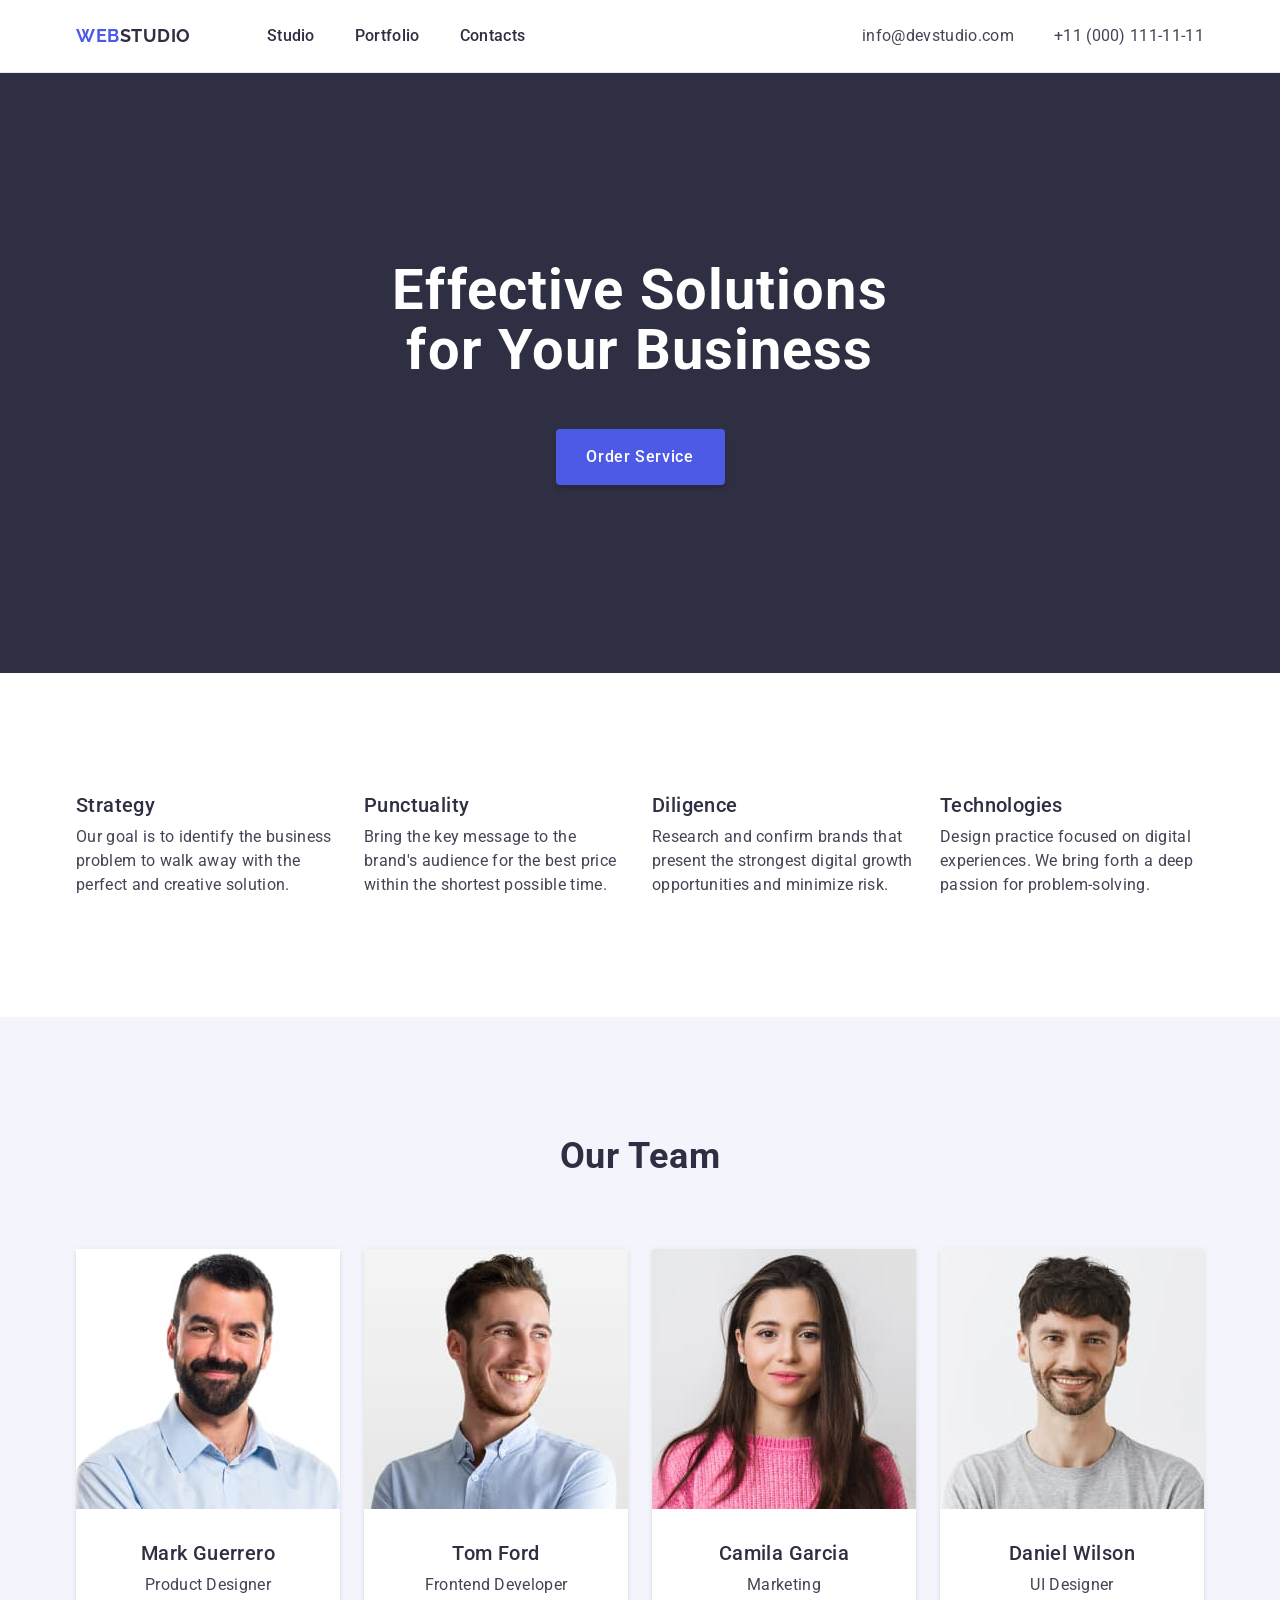
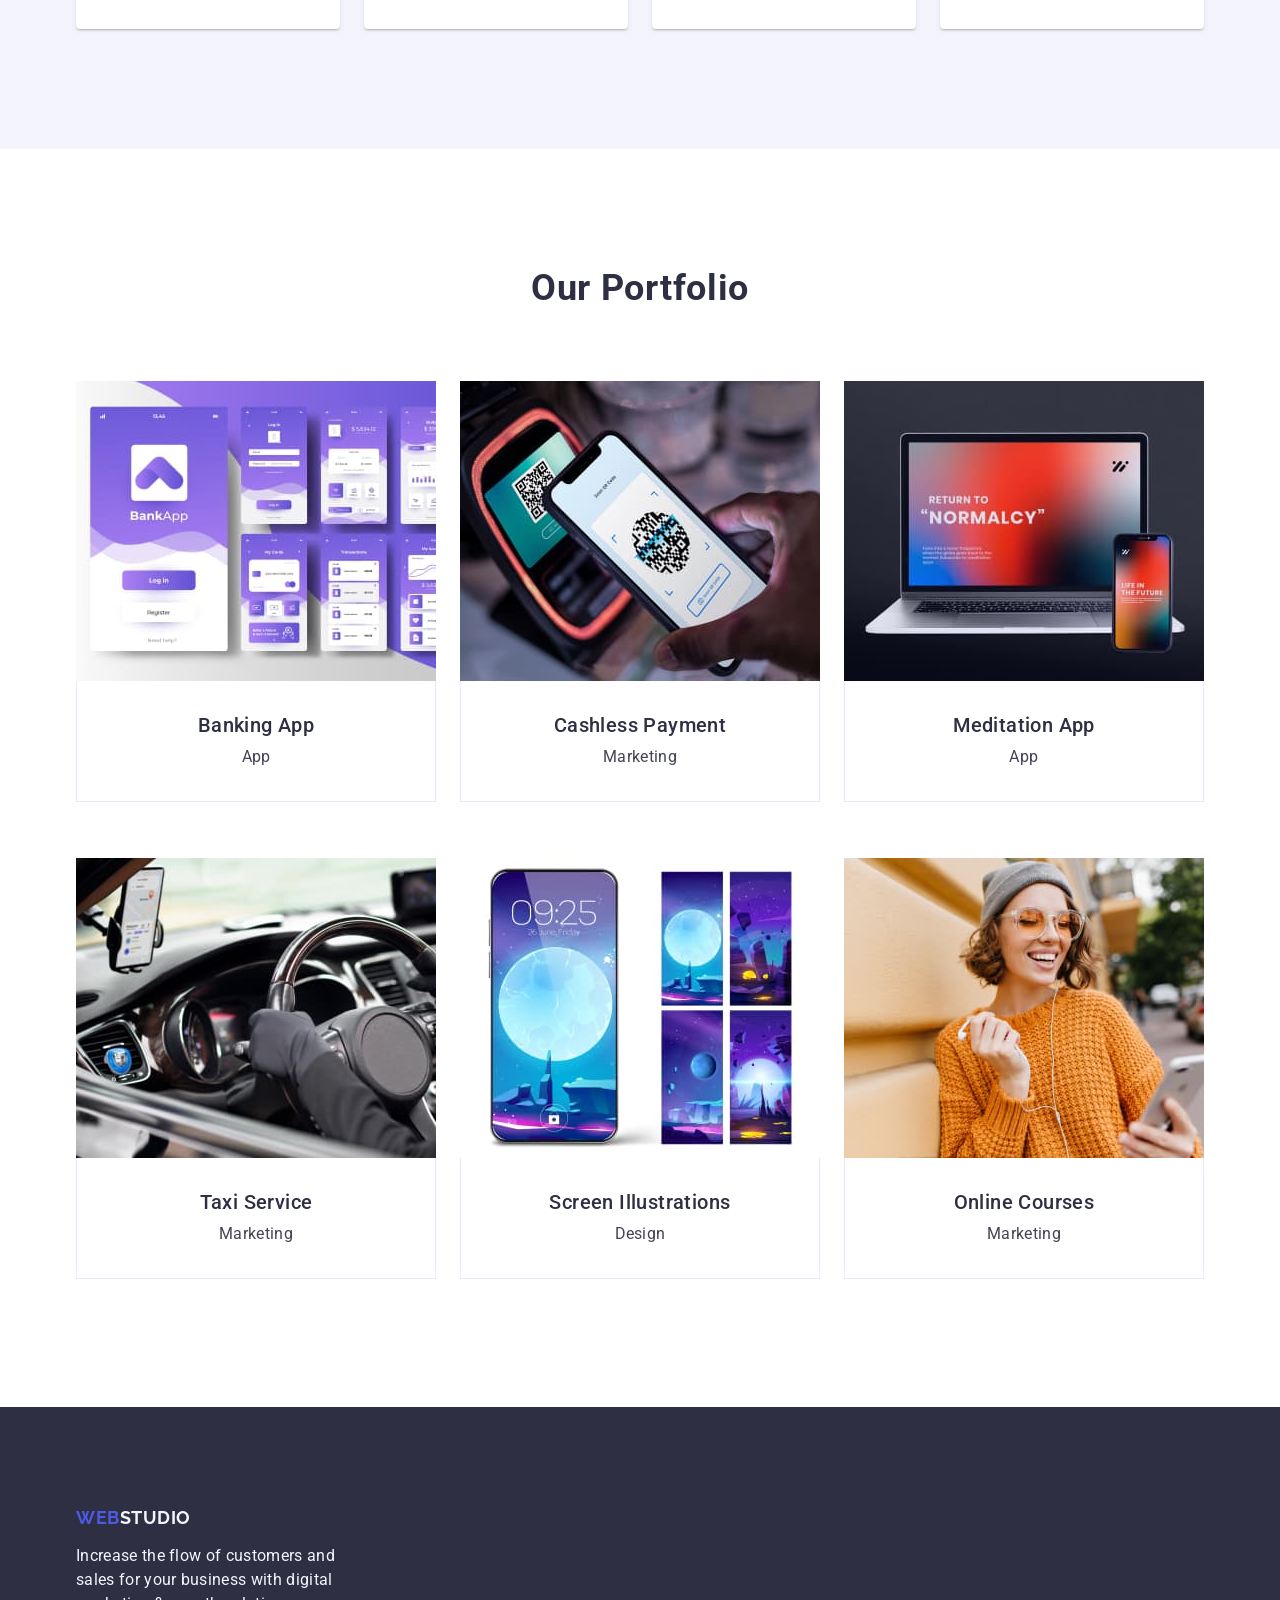
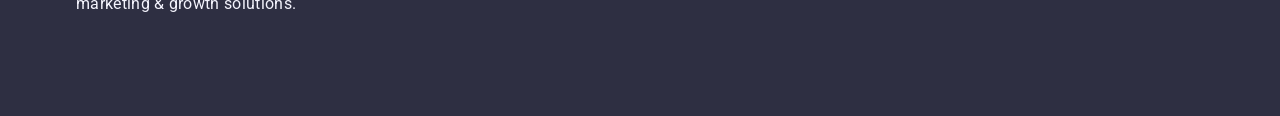
<file: index.html>
<!DOCTYPE html>
<html lang="en">

<head>
    <meta charset="UTF-8">
    <meta name="viewport" content="width=device-width, initial-scale=1.0">
    <title>WebStudio</title>
    <link rel="stylesheet" href="https://cdnjs.cloudflare.com/ajax/libs/modern-normalize/2.0.0/modern-normalize.min.css"
        integrity="sha512-4xo8blKMVCiXpTaLzQSLSw3KFOVPWhm/TRtuPVc4WG6kUgjH6J03IBuG7JZPkcWMxJ5huwaBpOpnwYElP/m6wg=="
        crossorigin="anonymous" referrerpolicy="no-referrer" />
    <link rel="preconnect" href="https://fonts.googleapis.com">
    <link rel="preconnect" href="https://fonts.gstatic.com" crossorigin>
    <link
        href="https://fonts.googleapis.com/css2?family=Raleway:ital,wght@0,100..900;1,100..900&family=Roboto:ital,wght@0,100;0,300;0,400;0,500;0,700;0,900;1,100;1,300;1,400;1,500;1,700;1,900&display=swap"
        rel="stylesheet">
    <link rel="stylesheet" href="./css/styles.css" />
</head>

<body>

    <header class="header">

        <div class="header-container container">

            <nav class="menu-nav">

                <a class="header-logo" href="./index.html">Web<span style="color: #2e2f42;">Studio</span></a>
                <ul class="header-menu">
                    <li class="menu-element">
                        <a class="header-link" href="./index.html">Studio</a>
                    </li>
                    <li class="menu-element">
                        <a class="header-link" href="">Portfolio</a>
                    </li>
                    <li class="menu-element">
                        <a class="header-link" href="">Contacts</a>
                    </li>
                </ul>

            </nav>

            <address class="address">

                <ul class="address-list">
                    <li>
                        <a href="mailto:info@devstudio.com" class="address-link">info@devstudio.com</a>
                    </li>
                    <li>
                        <a href="tel:+110001111111" class="address-link">+11 (000) 111-11-11</a>
                    </li>
                </ul>

            </address>

        </div>

    </header>

    <main>


        <section class="hero-section">

            <div class="container">
                <h1 class="hero-title">Effective Solutions for Your Business</h1>
                <button type="button" class="order-button">Order Service</button>
            </div>

        </section>



        <section class="feature-section">

            <div class="container">

                <h2 class="visually-hidden">titlu sectiunea 2</h2>

                <ul class="feature-list">

                    <li class="feature-element">
                        <h3 class="feature-title">Strategy</h3>
                        <p class="feature-description">Our goal is to identify the business
                            problem to walk away with the perfect and creative solution.</p>
                    </li>
                    <li class="feature-element">
                        <h3 class="feature-title">Punctuality</h3>
                        <p class="feature-description">Bring the key message to the brand's audience for the best price
                            within the shortest possible
                            time.</p>
                    </li>
                    <li class="feature-element">
                        <h3 class="feature-title">Diligence</h3>
                        <p class="feature-description">Research and confirm brands that present the strongest digital
                            growth
                            opportunities and minimize
                            risk.</p>
                    </li>
                    <li class="feature-element">
                        <h3 class="feature-title">Technologies</h3>
                        <p class="feature-description">Design practice focused on digital experiences. We bring forth a
                            deep
                            passion for
                            problem-solving.</p>
                    </li>

                </ul>

            </div>

        </section>



        <section class="team-section">

            <div class="container">

                <h2 class="section-title">Our Team</h2>

                <ul class="team-card-list">
                    <li class="team-card">
                        <img src="./images/img-team-1.jpg" alt="Product Designer" width="264" height="260">
                        <div class="card-container">
                            <h3 class="element-title">Mark Guerrero</h3>
                            <p class="element-description">Product Designer</p>
                        </div>
                    </li>
                    <li class="team-card"><img src="./images/img-team-2.jpg" alt="Frontend Developer" width="264"
                            height="260">
                        <div class="card-container">
                            <h3 class="element-title">Tom Ford</h3>
                            <p class="element-description">Frontend Developer</p>
                        </div>
                    </li>
                    <li class="team-card"><img src="./images/img-team-3.jpg" alt="Marketing" width="264" height="260">
                        <div class="card-container">
                            <h3 class="element-title">Camila Garcia</h3>
                            <p class="element-description">Marketing</p>
                        </div>
                    </li>
                    <li class="team-card"><img src="./images/img-team-4.jpg" alt="UI Designer" width="264" height="260">
                        <div class="card-container">
                            <h3 class="element-title">Daniel Wilson</h3>
                            <p class="element-description">UI Designer</p>
                        </div>
                    </li>

                </ul>
            </div>

        </section>



        <section class="portfolio-section">

            <div class="container">

                <h2 class="section-title">Our Portfolio</h2>

                <ul class="portfolio-list">

                    <li class="portfolio-element"><img src="./images/img1.jpg" alt="Banking App" width="360"
                            height="300">
                        <div class="portfolio-caption">
                            <h3 class="element-title">Banking App</h3>
                            <p class="element-description">App</p>
                        </div>
                    </li>
                    <li class="portfolio-element"><img src="./images/img2.jpg" alt="Cashless Payment" width="360"
                            height="300">
                        <div class="portfolio-caption">
                            <h3 class="element-title">Cashless Payment</h3>
                            <p class="element-description">Marketing</p>
                        </div>
                    </li>
                    <li class="portfolio-element"><img src="./images/img3.jpg" alt="Notebook and Smartphone" width="360"
                            height="300">
                        <div class="portfolio-caption">
                            <h3 class="element-title">Meditation App</h3>
                            <p class="element-description">App</p>
                        </div>
                    </li>
                    <li class="portfolio-element"><img src="./images/img4.jpg" alt="Taxi drive" width="360"
                            height="300">
                        <div class="portfolio-caption">
                            <h3 class="element-title">Taxi Service</h3>
                            <p class="element-description">Marketing</p>
                        </div>
                    </li>
                    <li class="portfolio-element"><img src="./images/img5.jpg" alt="Screen Illustrations" width="360"
                            height="300">
                        <div class="portfolio-caption">
                            <h3 class="element-title">Screen Illustrations</h3>
                            <p class="element-description">Design</p>
                        </div>
                    </li>
                    <li class="portfolio-element"><img src="./images/img6.jpg" alt="Girl with Smartphone" width="360"
                            height="300">
                        <div class="portfolio-caption">
                            <h3 class="element-title">Online Courses</h3>
                            <p class="element-description">Marketing</p>
                        </div>
                    </li>

                </ul>

            </div>

        </section>


    </main>


    <footer class="footer">

        <div class="container">

            <a href="./index.html" class="logo-footer">Web<span class="span-footer">Studio</span></a>
            <p class="footer-paragraph">
                Increase the flow of customers and sales for your business with
                digital marketing & growth solutions.
            </p>

        </div>

    </footer>

</body>

</html>
</file>
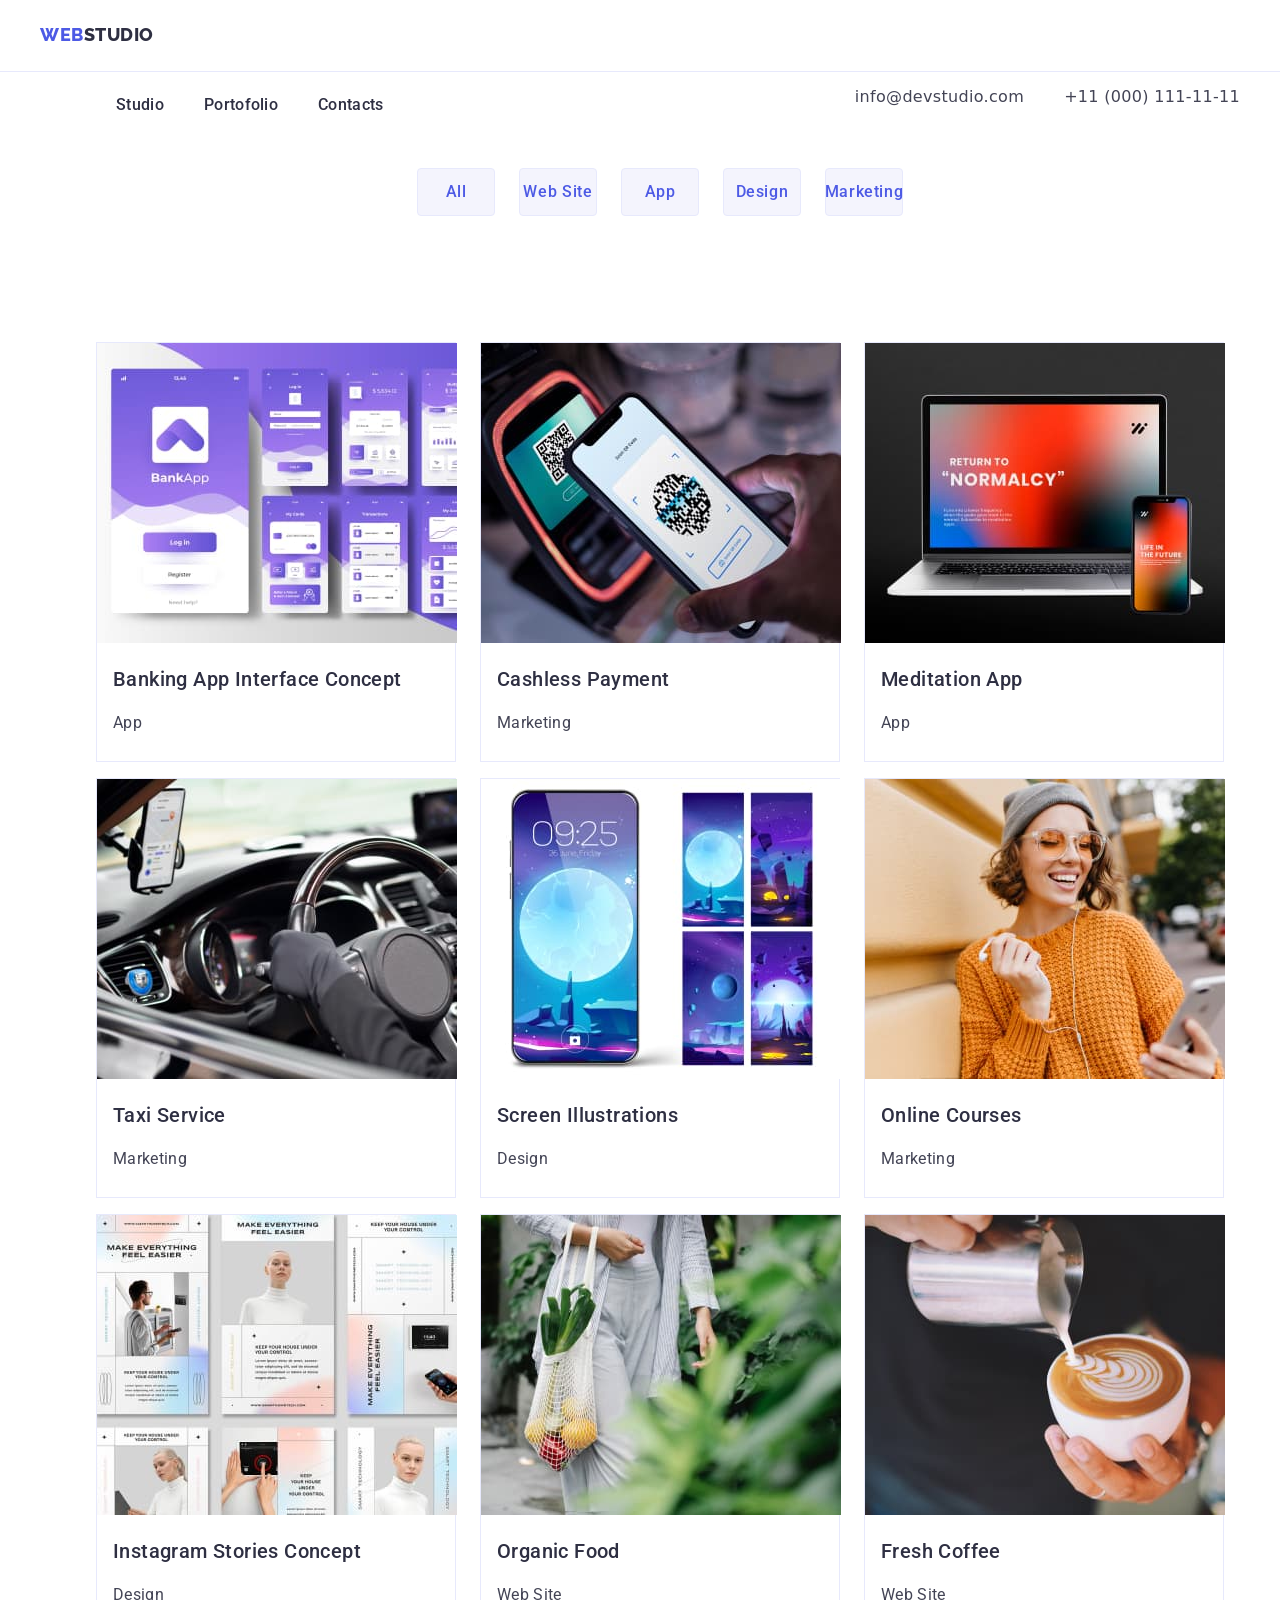
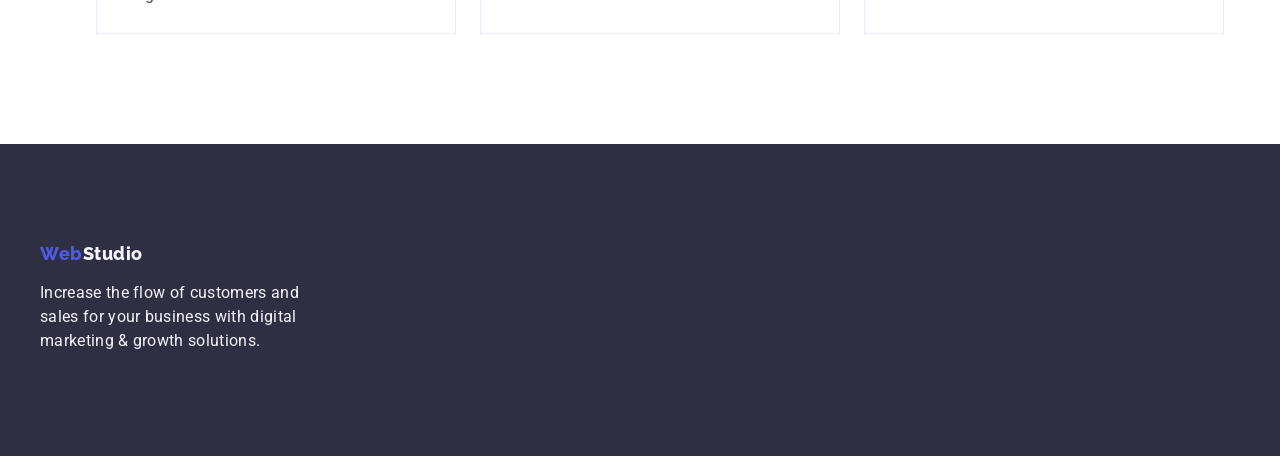
<file: portofolio.html>
<!DOCTYPE html>
<html lang="en">

<head>
    <meta charset="UTF-8">
    <meta http-equiv="X-UA-Compatible" content="IE=edge">
    <meta name="viewport" content="width=device-width, initial-scale=1.0">
    <title>Portofolio</title>
    <link rel="preconnect" href="https://fonts.googleapis.com">
    <link rel="preconnect" href="https://fonts.gstatic.com" crossorigin>
    <link
        href="https://fonts.googleapis.com/css2?family=Raleway:ital,wght@0,700;1,700&family=Roboto:ital,wght@0,100;0,300;0,400;0,500;0,700;0,900;1,100;1,300;1,400;1,500;1,700;1,900&display=swap"
        rel="stylesheet">
    <link rel="stylesheet" href="./css/portofolio.css" />
    <link rel="stylesheet" href="./css/modern-normalize.css" />
</head>

<body>
    <!-- Antet -->

    <header class="global-header">
        <div class="container">
            <a href="index.html" class="logo-link"><span class="web">Web</span><span class="studio">Studio</span></a>
            <!-- Bara de navigatie -->
            <nav class="main-nav">
                <ul class="main-nav-ul">
                    <li><a href="index.html">Studio</a></li>
                    <li><a href="portofolio.html">Portofolio</a></li>
                    <li><a href="#contacts">Contacts</a></li>
                </ul>
                <ul class="address">
                    <li><a href="mailto:info@devstudio.com" class="mailto-contact-link">info@devstudio.com</a></li>
                    <li><a href="tel:+11000111-11-11" class="tel-contact-link">+11 (000) 111-11-11</a></li>

                </ul>
            </nav>
        </div>
    </header>
    </div>
    <main>
        <!-- Bara de filtrare -->
        <div class="container">
            <nav class="filter-section">
                <ul class="filter-ul">
                    <li class="filter-element"><button type="button">All</button></li>
                    <li class="filter-element"><button type="button">Web Site</button></li>
                    <li class="filter-element"><button type="button">App</button></li>
                    <li class="filter-element"><button type="button">Design</button></li>
                    <li class="filter-element"><button type="button">Marketing</button></li>
                </ul>
            </nav>
        </div>
        <!-- Sectiunea cu elemente imagini -->

        <section class="portfolio-section section">
            <div class="container">
                <section class="row-1">
                    <ul>
                        <li>
                            <img src="./images/portofolio-1-1.jpeg" alt="Banking App Interface Concept" width="360" />
                            <h3>Banking App Interface Concept</h3>
                            <p>App</p>
                        </li>
                        <li><img src="./images/portofolio-1-2.jpeg" alt="Cashless Payment" width="360" />
                            <h3>Cashless Payment</h3>
                            <p>Marketing</p>
                        </li>
                        <li><img src="./images/portofolio-1-3.jpeg" alt="Meditation App" width="360" />
                            <h3>Meditation App</h3>
                            <p>App</p>
                        </li>
                    </ul>
                </section>
                <section class="row-2">
                    <ul>
                        <li>
                            <img src="./images/portofolio-2-1.jpeg" alt="Taxi Service" width="360" />
                            <h3>Taxi Service</h3>
                            <p>Marketing</p>
                        </li>
                        <li><img src="./images/portofolio-2-2.jpeg" alt="Screen Illustrations" width="360" />
                            <h3>Screen Illustrations</h3>
                            <p>Design</p>
                        </li>
                        <li><img src="./images/portofolio-2-3.jpeg" alt="Online Courses" width="360" />
                            <h3>Online Courses</h3>
                            <p>Marketing</p>
                        </li>
                    </ul>
                </section>
                <section class="row-3">
                    <ul>
                        <li>
                            <img src="./images/portofolio-3-1.jpeg" alt="Instagram Stories Concept" width="360" />
                            <h3>Instagram Stories Concept</h3>
                            <p>Design</p>
                        </li>
                        <li><img src="./images/portofolio-3-2.jpeg" alt="Organic Food" width="360" />
                            <h3>Organic Food</h3>
                            <p>Web Site</p>
                        </li>
                        <li><img src="./images/portofolio-3-3.jpeg" alt="Fresh Coffee" width="360" />
                            <h3>Fresh Coffee</h3>
                            <p>Web Site</p>
                        </li>
                    </ul>
                </section>
            </div>
        </section>
    </main>

    <footer>
        <!-- Sectiunea Footer -->
        <footer class="global-footer">
            <div class="container">
                <a href="index.html" class="logo-link-footer"><span class="web-footer">Web</span><span
                        class="studio-footer">Studio</span></a>
                <p class="global-footer-p">Increase the flow of customers and sales for your business with digital
                    marketing &
                    growth
                    solutions.</p>
            </div>
        </footer>
</body>

</html>
</file>
<file: css/styles.css>
:root {
  --font-family: "Roboto", sans-serif;
  --second-font-family: "Raleway", sans-serif;
  --primary-color-slate: #434455;
  --secondary-color-navy-blue: #2e2f42;
}

body {
  font-family: var(--font-family);
  color: var(--primary-color-slate);
  background-color: #ffffff;
  font-size: 16px;
  letter-spacing: 0.02em;
}

img {
  display: block;
}

h1,
h2,
h3,
p {
  margin-block-start: 0;
  margin-block-end: 0;
  margin: 0;
  padding: 0;
}

ul {
  padding-inline-start: 0;
  margin-block-start: 0;
  margin-block-end: 0;
  margin: 0;
  padding: 0;
  list-style-type: none;
}

a {
  text-decoration: none;
  font-style: normal;
  cursor: pointer;
}

.container {
  width: 1158px;
  margin: 0 auto;
  padding: 0 15px;
}

.header {
  border-bottom: 1px solid #e7e9fc;
  display: flex;
}

.header-container {
  display: flex;
  align-items: center;
}

.menu-nav {
  display: flex;
  align-items: center;
}

.header-link {
  font-family: var(--font-family);
  font-weight: 500;
  font-size: 16px;
  line-height: 150%;
  letter-spacing: 0.02em;
  color: var(--secondary-color-navy-blue);
}

.header-link:hover,
.header-link:focus {
  color: #404bbf;
}

.header-logo {
  font-family: var(--second-font-family);
  font-size: 18px;
  font-weight: 700;
  letter-spacing: 0.03em;
  line-height: 1.17;
  text-transform: uppercase;
  color: #4d5ae5;
  margin-right: 76px;
}

.header-menu {
  display: flex;
  gap: 40px;
  padding: 24px 0;
}

.address {
  font-style: normal;
  display: flex;
  align-items: center;
  margin-left: auto;
}

.address-list {
  display: flex;
  gap: 40px;
}

.address-link {
  font-family: var(--font-family);
  font-size: 16px;
  font-weight: 400;
  line-height: 1.5;
  letter-spacing: 0.02em;
  color: var(--primary-color-slate);
}

.address-link:hover,
.address-link:focus {
  color: #404bbf;
}

.hero-section {
  background-color: var(--secondary-color-navy-blue);
  padding: 188px 0;
  height: 600px;
}

.hero-title {
  font-family: var(--font-family);
  font-size: 56px;
  font-weight: 700;
  line-height: 1.07;
  letter-spacing: 0.02em;
  text-align: center;
  color: #ffffff;
  max-width: 496px;
  margin: 0 auto 48px;
}

.order-button {
  font-family: var(--font-family);
  font-size: 16px;
  font-weight: 500;
  line-height: 24px;
  letter-spacing: 0.04em;
  cursor: pointer;
  background-color: #4d5ae5;
  color: #ffffff;
  box-shadow: 0 4px 4px 0 rgba(0, 0, 0, 0.15);
  display: block;
  min-width: 169px;
  height: 56px;
  border: none;
  border-radius: 4px;
  margin: 48px auto;
}

.order-button:hover,
.order-button:focus {
  background-color: #404bbf;
}

.feature-section {
  padding: 120px 0;
}

.visually-hidden {
  position: absolute;
  width: 1px;
  height: 1px;
  margin: -1px;
  border: 0;
  padding: 0;

  white-space: nowrap;
  clip-path: inset(100%);
  clip: rect(0 0 0 0);
  overflow: hidden;
}

.feature-list {
  display: flex;
  gap: 24px;
}

.feature-element {
  width: calc((100% - 72px) / 4);
}

.feature-title {
  font-family: var(--font-family);
  font-size: 20px;
  font-weight: 500;
  line-height: 1.2;
  letter-spacing: 0.02em;
  text-transform: capitalize;
  color: var(--secondary-color-navy-blue);
  margin-bottom: 8px;
}

.feature-description {
  font-family: var(--font-family);
  font-size: 16px;
  font-weight: 400;
  line-height: 1.5;
  letter-spacing: 0.02em;
  color: var(--primary-color-slate);
}

.team-section {
  background-color: #f4f4fd;
  padding: 120px 0;
}

.section-title {
  font-family: var(--font-family);
  font-size: 36px;
  font-weight: 700;
  line-height: 1.11;
  letter-spacing: 0.02em;
  text-align: center;
  text-transform: capitalize;
  color: var(--secondary-color-navy-blue);
  margin-bottom: 72px;
}
.team-card-list {
  display: flex;
  gap: 24px;
}

.team-card {
  background-color: #ffffff;
  width: calc((100% - 72px) / 4);
  border-radius: 0px 0px 4px 4px;
  box-shadow: 0 2px 1px 0 rgba(46, 47, 66, 0.08),
    0 1px 1px 0 rgba(46, 47, 66, 0.16), 0 1px 6px 0 rgba(46, 47, 66, 0.08);
}

.card-container {
  padding: 32px 0;
}

.element-title {
  font-family: var(--font-family);
  font-size: 20px;
  font-weight: 500;
  line-height: 1.2;
  letter-spacing: 0.02em;
  text-transform: capitalize;
  color: var(--secondary-color-navy-blue);
  text-align: center;
  margin-bottom: 8px;
}

.element-description {
  font-family: var(--font-family);
  font-size: 16px;
  font-weight: 400;
  line-height: 1.5;
  letter-spacing: 0.02em;
  color: var(--primary-color-slate);
  text-align: center;
}

.portfolio-section {
  padding-top: 120px;
  padding-bottom: 120px;
}

.portfolio-list {
  display: flex;
  flex-wrap: wrap;
  column-gap: 24px;
  row-gap: 48px;
}

.portfolio-element {
  width: calc((100% - 48px) / 3);
}

.portfolio-caption {
  padding: 32px 16px;
  border: 1px solid #e7e9fc;
  border-top: none;
  margin-bottom: 8px;
}

.logo-footer {
  font-family: var(--second-font-family);
  font-size: 18px;
  font-weight: 700;
  line-height: 1.17;
  letter-spacing: 0.03em;
  text-transform: uppercase;
  color: #4d5ae5;
  display: inline-block;
  margin-bottom: 16px;
}

.span-footer {
  color: #f4f4fd;
}

.footer {
  background-color: var(--secondary-color-navy-blue);
  padding: 100px 0;
}

.footer-paragraph {
  line-height: 1.5;
  color: #f4f4fd;
  letter-spacing: 0.02em;
  max-width: 264px;
}
</file>
<file: css/portofolio.css>
:root {
  --font-family: "Roboto", sans-serif;
  --second-family: "Raleway", sans-serif;
  --iris: #4d5ae5;
  --ocean: #404bbf;
  --navy-blue: #2e2f42;
  --green: #31d0aa;
  --slate: #434455;
  --light-slate: #8e8f99;
  --cornflower: #e7e9fc;
  --cloud: #f4f4fd;
  --navy-blue-modal: rgba(46, 47, 66, 0.4);
  --grey: rgba(46, 47, 66, 0.7);
  --white: #fff;
  --dairy: #fcfcfc;
}

ul {
  list-style-type: none;
  display: flex;
}

a {
  text-decoration: none;
}

.container {
  width: 1200px;
}

.section {
  padding-top: 94px;
  padding-bottom: 94px;
}

/* global header */
.global-header {
  border-bottom: 1px solid var(--cornflower);
  display: flex;
  background: var(--white);
  height: 72px;
}

/* main nav */
.main-nav {
  display: flex;
  justify-content: space-between;
  width: 100%;
  /* height: 24px; */
}
.main-nav-ul {
  display: flex;
  padding-left: 76px;
  margin-top: 24px;
  gap: 40px;
}
.main-nav-ul a {
  color: var(--navy-blue);
  font-family: var(--font-family);
  font-weight: 500;
  font-size: 16px;
  line-height: 1.5;
  letter-spacing: 0.02em;
}

/* Logo WEBSTUDIO */
.logo-link {
  font-family: var(--second-family);
  font-weight: 800;
  font-size: 18px;
  line-height: 1.16667;
  letter-spacing: 0.03em;
  text-transform: uppercase;
  margin-top: 24px;
  margin-bottom: 24px;
  color: var(--navy-blue);
}
.logo-link .web {
  color: var(--iris);
}

/* link-uri de contact */
.main-nav .address .tel-contact-link,
.main-nav .address .mailto-contact-link {
  color: var(--slate);
  font-family: var(--font-family) sans-serif;
  font-weight: 400;
  font-size: 16px;
  line-height: 1.5;
  letter-spacing: 0.02em;
}
.main-nav .address .tel-contact-link {
  padding-left: 40px;
  display: flex;
  justify-content: center;
}
.main-nav .address .mailto-contact-link {
  display: flex;
  justify-content: center;
}

/* -----Filter section----- */
.filter-ul {
  display: flex;
  justify-content: center;
  gap: 24px;
  margin-top: 96px;
}
.filter-element button:hover {
  border-radius: 4px;
  padding: 12px 24px;
  width: 69px;
  height: 48px;
  box-shadow: 0 2px 2px 0 rgba(0, 0, 0, 0.12), 0 2px 1px 0 rgba(0, 0, 0, 0.08),
    0 3px 1px 0 rgba(0, 0, 0, 0.1);
  background: var(--ocean);
  font-family: var(--font-family);
  font-weight: 500;
  font-size: 16px;
  line-height: 150%;
  letter-spacing: 0.04em;
  text-align: center;
  color: var(--white);
  text-align: center;
  display: flex;
  align-items: center;
  justify-content: center;
}

.filter-element button {
  border: 1px solid var(--cornflower);
  border-radius: 4px;
  padding: 12px 24px;
  width: 78px;
  height: 48px;
  background: var(--cloud);
  font-family: var(--font-family);
  font-weight: 500;
  font-size: 16px;
  line-height: 150%;
  letter-spacing: 0.04em;
  text-align: center;
  color: var(--iris);
  text-align: center;
  display: flex;
  align-items: center;
  justify-content: center;
  white-space: nowrap;
}

/* portofolio section */
.row-1 h3,
.row-2 h3,
.row-3 h3 {
  font-family: var(--font-family);
  font-weight: 500;
  font-size: 20px;
  line-height: 120%;
  letter-spacing: 0.02em;
  color: var(--navy-blue);
  padding-left: 16px;
}
.row-1 p,
.row-2 p,
.row-3 p {
  font-family: var(--font-family);
  font-weight: 400;
  font-size: 16px;
  line-height: 150%;
  letter-spacing: 0.02em;
  color: var(--slate);
  padding-left: 16px;
}
.row-1 ul,
.row-2 ul,
.row-3 ul {
  display: flex;
  justify-content: center;
  gap: 24px;
}
.row-1 li,
.row-2 li,
.row-3 li {
  border: 1px solid var(--cornflower);
  width: 360px;
  height: 420px;
  background: var(--white);
}

.container {
  width: 1200px;
  margin: 0 auto;
}

/* footer section */
.global-footer {
  background: var(--navy-blue);
  height: 312px;
  padding-top: 100px;
}
.global-footer p {
  font-family: var(--font-family);
  font-weight: 400;
  font-size: 16px;
  line-height: 150%;
  letter-spacing: 0.02em;
  color: var(--cloud);
  height: 72px;
  width: 264px;
}

.logo-link {
  display: flex;
}
.logo-link-footer .web-footer {
  color: var(--iris);
  font-family: Raleway;
  font-size: 18px;
  font-weight: 800;
  line-height: 1, 3;
  letter-spacing: 0.03em;
}

.logo-link-footer .studio-footer {
  color: var(--cloud);
  font-family: Raleway;
  font-size: 18px;
  font-weight: 800;
  line-height: 1, 3;
  letter-spacing: 0.03em;
}
</file>
